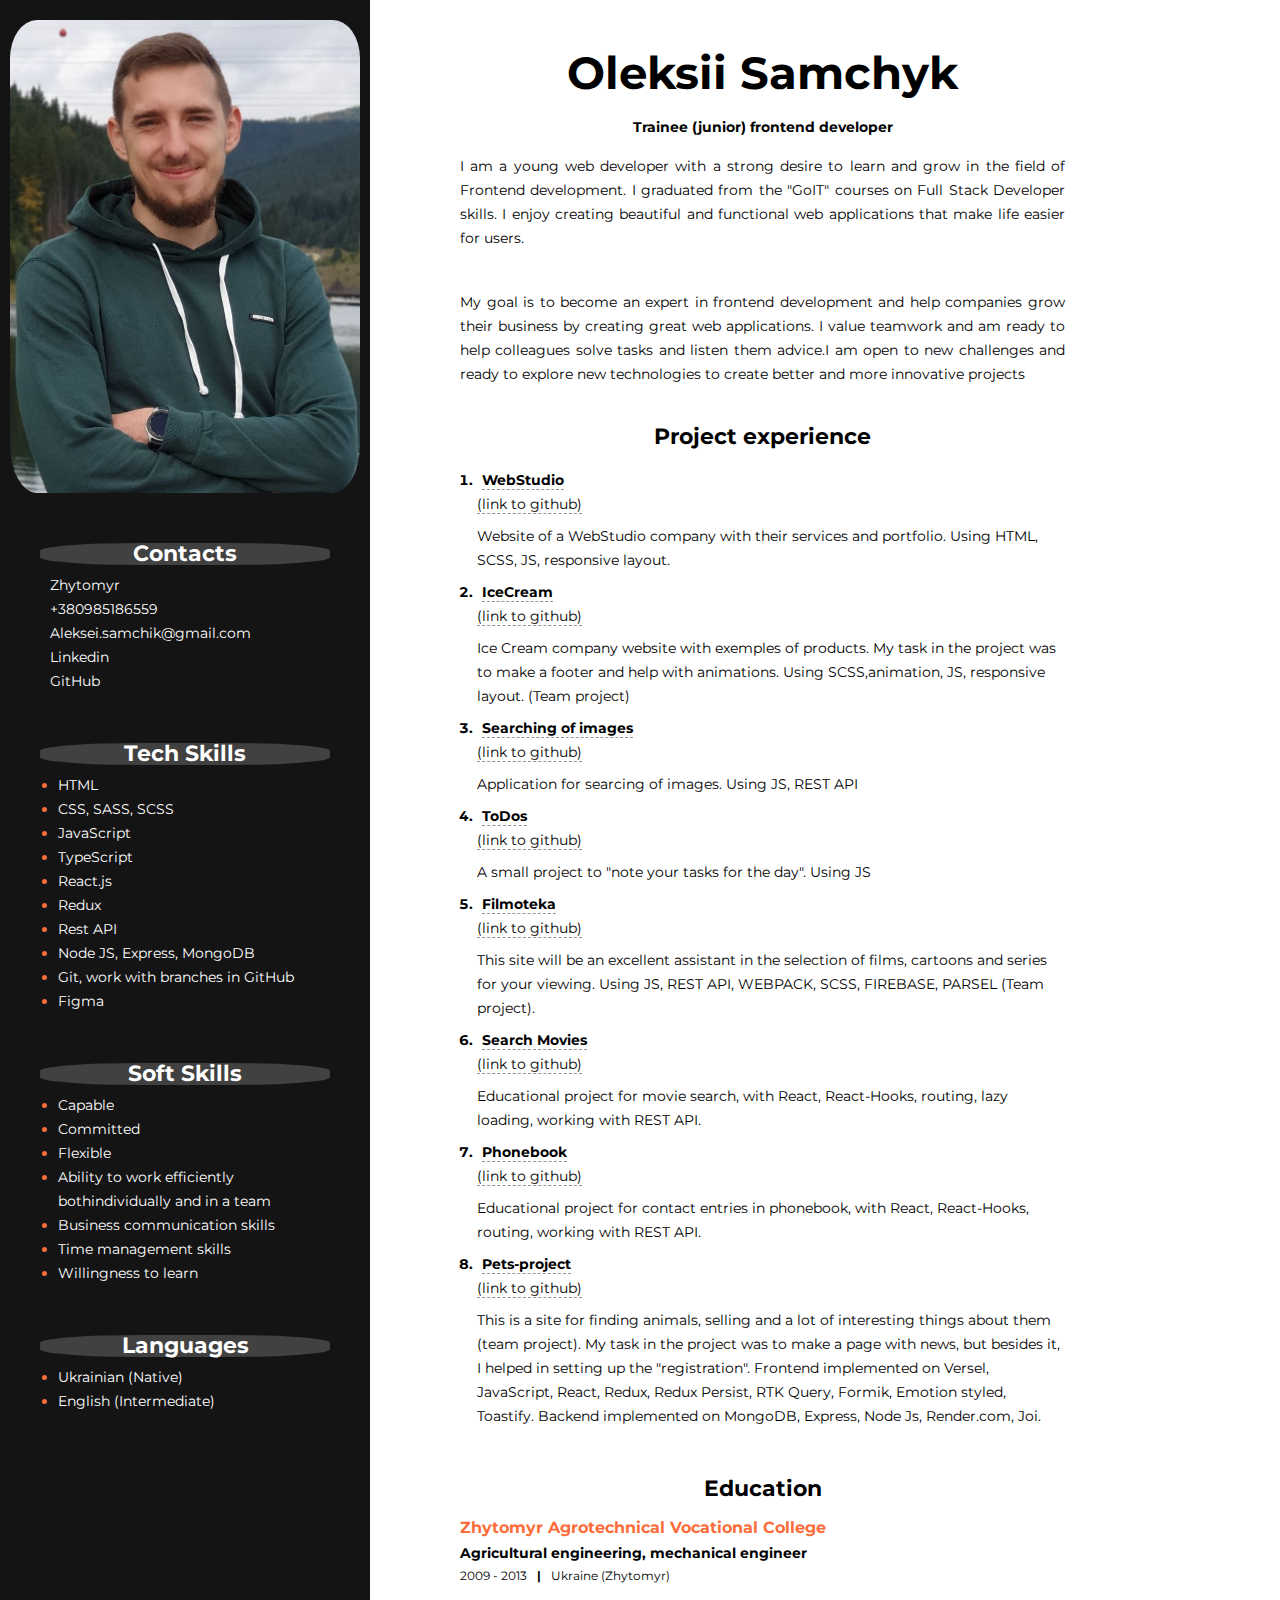
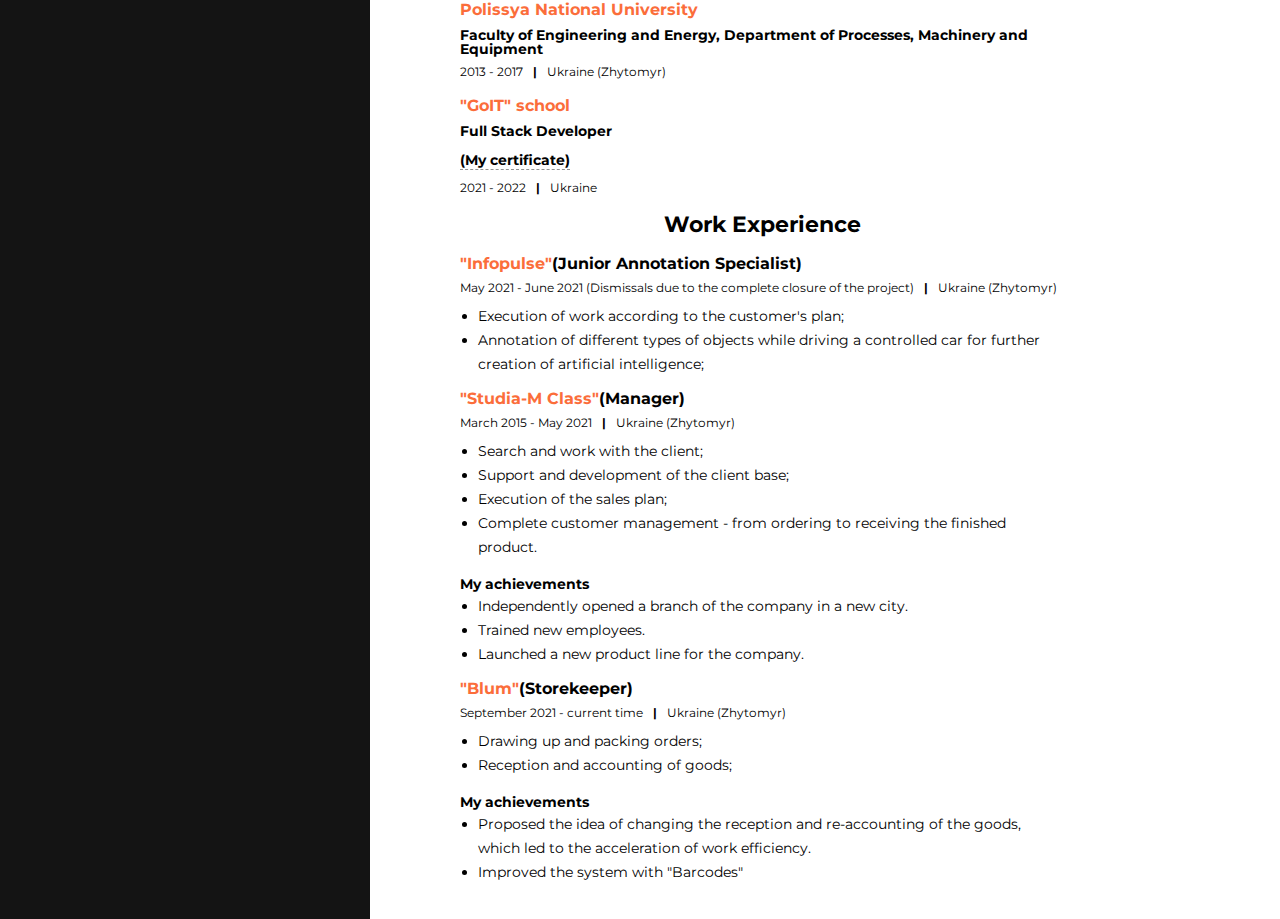
<file: index.html>
<!DOCTYPE html>
<html lang="en">

<head>
	<meta charset="UTF-8">
	<meta http-equiv="X-UA-Compatible" content="IE=edge">
	<meta name="viewport" content="width=device-width, initial-scale=1.0">
	<link rel="stylesheet" href="css/style.css">
	<link rel="preconnect" href="https://fonts.googleapis.com">
	<link rel="preconnect" href="https://fonts.gstatic.com" crossorigin>
	<link href="https://fonts.googleapis.com/css2?family=Montserrat:ital,wght@0,400;1,700&display=swap"
		rel="stylesheet">
	<title>My resume</title>
</head>

<body>
	<div class="main-container">

		<!------------- aside bar -------------------->

		<aside class="sidebar-section">
			<div class="sidebar-section-photo">
				<img src="img/resume.png" alt="my photo">
			</div>

			<!-- Contacts -->
			<div class="indent">
				<h3 class="sidebar-title">Contacts</h3>
				<p><span class="contacts-type"></span>Zhytomyr</p>
				<p><span class="contacts-type"></span><a class="contacts-link" href="tel:+380985186559">+380985186559
					</a></p>
				<p><span class="contacts-type"></span><a class="contacts-link"
						href="Aleksei.samchik@gmail.com">Aleksei.samchik@gmail.com</a></p>
				<p><span class="contacts-type"></span><a class="contacts-link"
						href="https://www.linkedin.com/in/oleksii-samchyk-0481b5216" target="_blank">Linkedin</a>
				</p>
				<p><span class="contacts-type"></span><a class="contacts-link" href="https://github.com/Samchyk"
						target="_blank">GitHub</a>
				</p>
			</div>
			<!-- Tech Skills -->
			<div class="indent">

				<h3 class="sidebar-title">Tech Skills</h3>
				<ul>
					<li><span>HTML</span></li>
					<li><span>CSS, SASS, SCSS</span></li>
					<li><span>JavaScript</span></li>
					<li><span>TypeScript</span></li>
					<li><span>React.js </span></li>
					<li><span>Redux</span></li>
					<li><span>Rest API</span></li>
					<li><span>Node JS, Express, MongoDB</span></li>
					<li><span>Git, work with branches in GitHub </span></li>
					<li><span>Figma</span></li>

				</ul>

			</div>

			<!-- Soft Skills -->
			<div class="indent">
				
				<h3 class="sidebar-title">Soft Skills</h3>
				
				<ul>
					<li><span>Capable</span></li>
					<li><span>Committed</span></li>
					<li><span>Flexible</span></li>
					<li><span>Ability to work efficiently bothindividually and in a team</span></li>
					<li><span>Business communication skills</span></li>
					<li><span>Time management skills</span></li>
					<li><span>Willingness to learn</span></li>
				</ul>
			</div>

			<!--Language-->

			<div class="indent">
				<h3 class="sidebar-title">Languages</h3>
				<ul>
					<li> <span> Ukrainian (Native) </span> </li>

					<li><span> English (Intermediate) </span></use>

						</svg> </li>
				</ul>
			</div>
		</aside>




		<!-- my info -->

		<div class="info-section">


			<!-- about my -->
			<div >
				
				<h1 class="my-name">Oleksii Samchyk</h1>
				<h3 class="my-job">Trainee (junior) frontend developer</h3>

				<p class="my-info">I am a young web developer with a strong desire to learn and grow in the field of Frontend development. I graduated from
				the "GoIT" courses on Full Stack Developer skills. I enjoy creating beautiful and functional web applications that make
				life easier for users.
				</p>
				<p class="my-info">My goal is to become an expert in frontend development and help companies grow their business by creating great web
				applications. I value teamwork and am ready to help colleagues solve tasks and listen them advice.I am open to new challenges and ready to explore new technologies to create better and more innovative projects</p>
			</div>

			<!--Certificate-->

			<!-- <div class="project-secion">
			
				<h3 class="experience-titel">My certificates</h3>
				<ol class="projects-list">
					<li class="my-certificate-item">
						<span class="my-certificate-text">
							<a href="https://drive.google.com/file/d/1wACAu2_9ZIv9G70e0vhw3N3EXu8pFkg1/view?usp=sharing" class="my-certificate-link"
								target="blank">Certificate GoIT "Full Stack Developer"</a>
						</span>
					</li>
						</div> -->


			<!-- Projects -->
			<div class="project-secion">

				<h3 class="experience-titel">Project experience</h3>
				<ol class="projects-list">
					<li class="my-project-item">
						<span class="my-project-text">
							<a href="https://samchyk.github.io/goit-markup-hw-08/" class="my-project-link"
								target="blank">WebStudio</a>
							<p><a href="https://github.com/Samchyk/goit-markup-hw-08" target="blank">(link to
									github)</a></p>
							<p class="my-project-description">Website of a WebStudio company with their services and
								portfolio.
								Using HTML, SCSS, JS, responsive layout. </p>
					</li>
					<li class="my-project-item">
						<span class="my-project-text">
							<a href="https://serhiionyshchenko.github.io/team-project/" class="my-project-link"
								target="blank">IceCream</a>
							<p><a href="https://github.com/SerhiiOnyshchenko/team-project.git" target="blank">(link to
									github)</a></p>
							<p class="my-project-description">Ice Cream company website with exemples of products. My task in the project was to make a footer and help with animations. Using
								SCSS,animation, JS, responsive layout.  (Team project)</p>
						</span>
					</li>
					<li class="my-project-item">
						<span class="my-project-text">
							<a href="https://samchyk.github.io/goit-js-hw-11/" class="my-project-link"
								target="blank">Searching
								of images</a>
							<p><a href="https://github.com/Samchyk/goit-js-hw-11" target="blank">(link to github)</a>
							</p>
							<p class="my-project-description">Application for searcing of images. Using JS, REST API</p>
					</li>
					<li class="my-project-item">
						<span class="my-project-text">
							<a href="https://samchyk.github.io/ToDos/" class="my-project-link" target="blank">ToDos</a>
							<p><a href="https://github.com/Samchyk/ToDos" target="blank">(link to github)</a></p>
							<p class="my-project-description">A small project to "note your tasks for the day". Using JS
							</p>
						</span>
					</li>
					<li class="my-project-item">
						<span class="my-project-text">
							<a href="https://iura-radulov.github.io/teamproject-filmoteka/#en" class="my-project-link"
								target="blank">Filmoteka</a>
							<p><a href="https://github.com/Iura-Radulov/teamproject-filmoteka" target="blank">(link to
									github)</a></p>
							<p class="my-project-description">This site will be an excellent assistant in the selection
								of films, cartoons and series for your viewing. Using JS, REST API, WEBPACK, SCSS,
								FIREBASE, PARSEL (Team project).</p>
					</li>
					<li class="my-project-item">
						<span class="my-project-text">
							<a href="https://samchyk.github.io/goit-react-hw-05-movies/" class="my-project-link"
								target="blank">Search Movies</a>
							<p><a href="https://github.com/Samchyk/goit-react-hw-05-movies" target="blank">(link to
									github)</a></p>
							<p class="my-project-description">Educational project for movie search, with React,
								React-Hooks, routing, lazy loading, working with REST API.
							</p>
						</span>
					</li>
					<li class="my-project-item">
						<span class="my-project-text">
							<a href="https://samchyk.github.io/goit-react-hw-07-phonebook/" class="my-project-link"
								target="blank">Phonebook</a>
							<p><a href="https://github.com/Samchyk/goit-react-hw-07-phonebook" target="blank">(link to
									github)</a></p>
							<p class="my-project-description">Educational project for contact entries in phonebook, with
								React,
								React-Hooks, routing, working with REST API.
							</p>
						</span>
					</li>
					<li class="my-project-item">
						<span class="my-project-text">
							<a href="https://pets-project.vercel.app/" class="my-project-link"
								target="blank">Pets-project</a>
							<p><a href="https://github.com/Finkons/pets-project-front" target="blank">(link to
									github)</a></p>
							<p class="my-project-description">This is a site for finding animals, selling and a lot of
								interesting things about them (team project).
								My task in the project was to make a page with news, but besides it, I helped in setting up the "registration".
								Frontend implemented on Versel, JavaScript, React, Redux, Redux Persist, RTK Query,
								Formik, Emotion styled, Toastify.
								Backend implemented on MongoDB, Express, Node Js, Render.com, Joi.
							</p>
						</span>
					</li>
				</ol>
			</div>
			<!-- Education -->
			<div class="experience-education">
				<div class="experience-titel">Education</div>
				<div class="education">
					<div class="orange">Zhytomyr Agrotechnical Vocational College</div>
					<div class="education-job">Agricultural engineering, mechanical engineer</div>
					<div class="item-date-place">2009 - 2013<span class="bold-slesh">|</span>Ukraine (Zhytomyr)</div>
				</div>
				<div class="education">
					<div class="orange">Polissya National University </div>
					<div class="education-job">Faculty of Engineering and Energy, Department of Processes, Machinery and
						Equipment</div>
					<div class="item-date-place">2013 - 2017<span class="bold-slesh">|</span>Ukraine (Zhytomyr)</div>
				</div>
				<div class="education">
					<div class="orange">"GoIT" school </div>
					<div class="education-job">Full Stack Developer</div>
					<div class="education-link">
						<p class="my-project-item"> <a
								href="https://drive.google.com/file/d/1wACAu2_9ZIv9G70e0vhw3N3EXu8pFkg1/view?usp=sharing"
								target="_blank">(My certificate) </a> </p>
					</div>
					<div class="item-date-place">2021 - 2022<span class="bold-slesh">|</span>Ukraine</div>
				</div>
			<!-- Work Experience -->
			<div>
				<h3 class="experience-titel">Work Experience</h3>
				<!-- Company 1 -->
				<div>
					<h4 class="name-work"><span class="orange">"Infopulse"</span>(Junior Annotation Specialist)</h4>
					<p class="item-date-place">May 2021 - June 2021 (Dismissals due to the complete closure of the
						project)<span class="bold-slesh">|</span>Ukraine (Zhytomyr)</p>
					<ul class="work-items">
						<li>Execution of work according to the customer's plan;</li>
						<li>Annotation of different types of objects while driving a controlled car for
							further creation of artificial intelligence;</li>
					</ul>
				</div>
				<!-- Company 2 -->
				<div>
					<h4 class="name-work"><span class="orange">"Studia-M Class"</span>(Manager) </h4>
					<p class="item-date-place">March 2015 - May 2021<span class="bold-slesh">|</span>Ukraine (Zhytomyr)
					</p>
					<ul class="work-items">
						<li>Search and work with the client;</li>
						<li>Support and development of the client base;</li>
						<li>Execution of the sales plan;</li>
						<li>Complete customer management - from ordering to receiving the finished product.</li>
					</ul>
					<div>
						<h2 class="work-title">My achievements</h2>
						<ul class="work-items" >
							<li>Independently opened a branch of the company in a new city.</li>
							<li>Trained new employees.</li>
							<li>Launched a new product line for the company.</li>
						</ul>
					</div>
				</div>

				<!-- Company 3 -->
				<div>
					<h4 class="name-work"> <span class="orange">"Blum"</span>(Storekeeper)</h4>
					<p class="item-date-place">September 2021 - current time<span class="bold-slesh">|</span>Ukraine
						(Zhytomyr)</p>
					<ul class="work-items">
						<li>Drawing up and packing orders;</li>
						<li>Reception and accounting of goods;</li>
					</ul>
					<div>
						<h2 class="work-title">My achievements</h2>
						<ul class="work-items">
							<li>Proposed the idea of ​​changing the reception and re-accounting of the goods, which led to the acceleration of work
							efficiency.</li>
							<li>Improved the system with "Barcodes"</li>
							
						</ul>
					</div>
				</div>
			</div>

			
			</div>

		</div>
	</div>
</body>

</html>
</file>
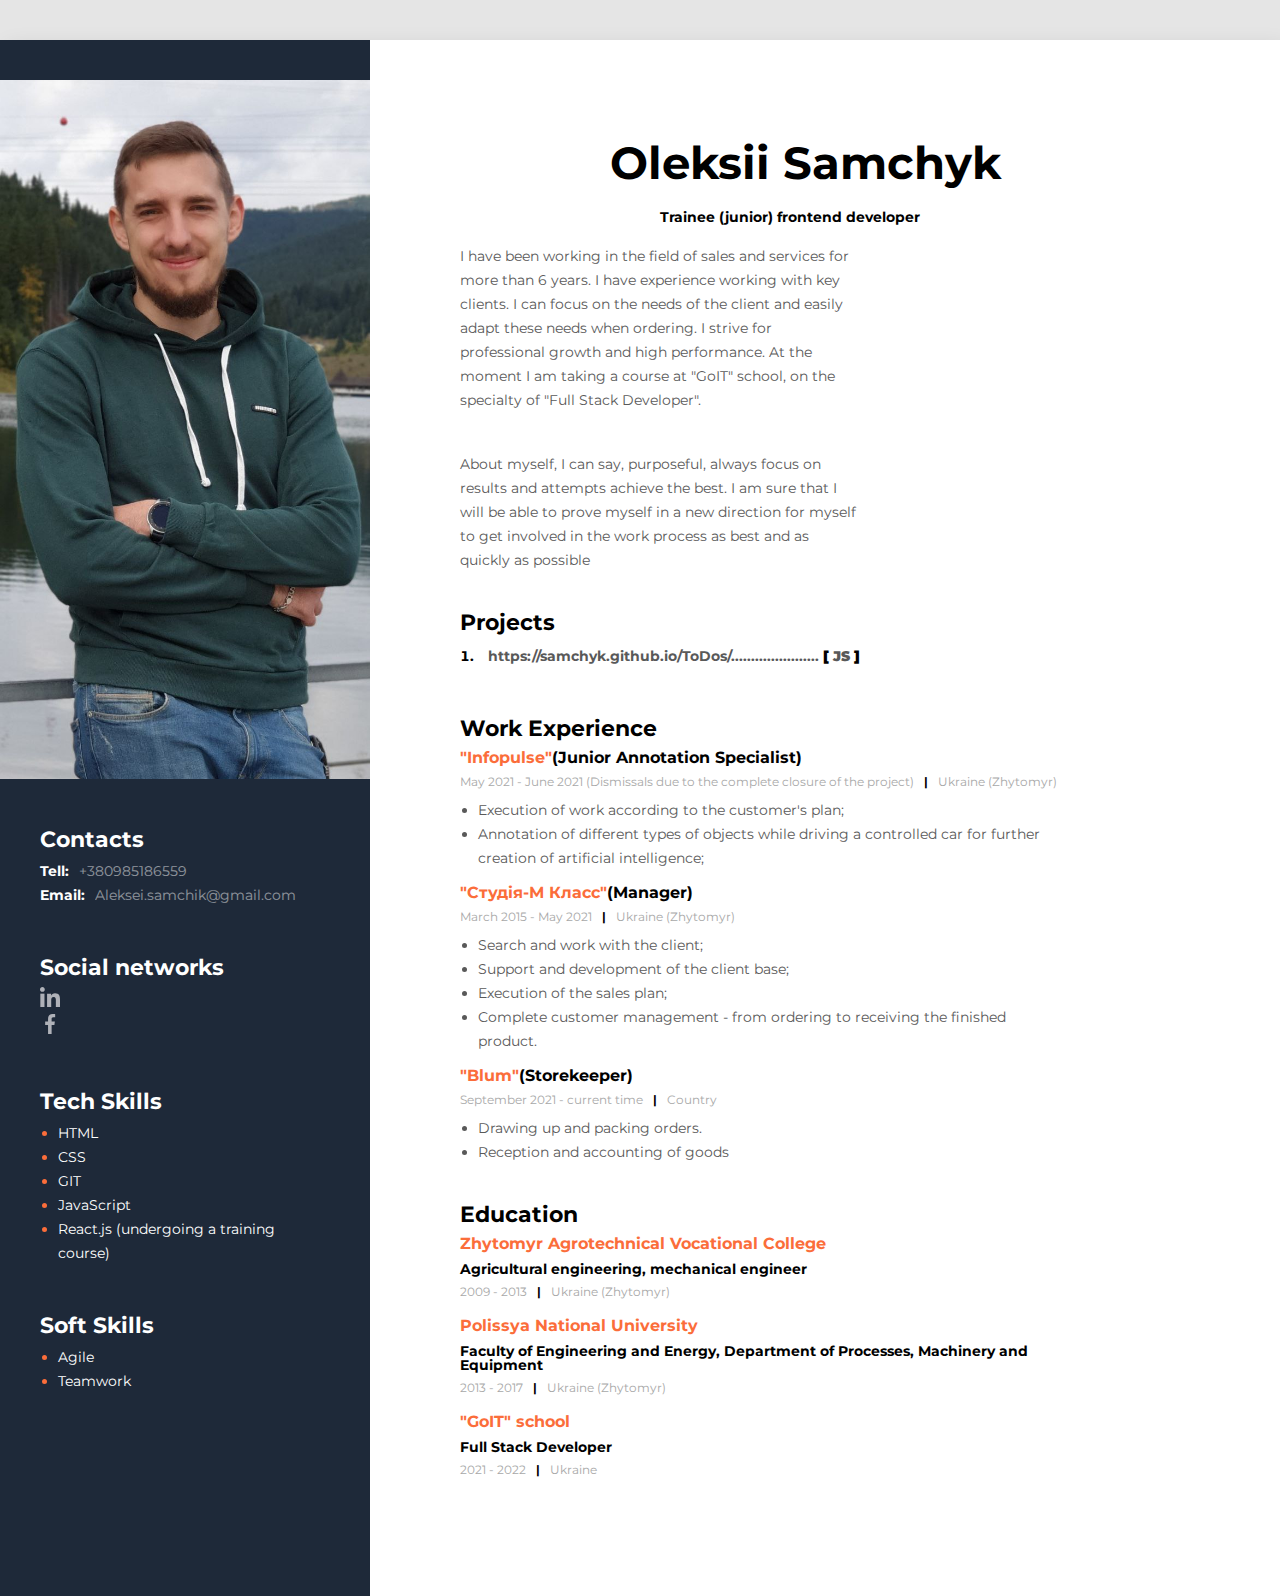
<file: goit-resume-main/index.html>
<!DOCTYPE html>
<html lang="en">

<head>
	<meta charset="UTF-8">
	<meta http-equiv="X-UA-Compatible" content="IE=edge">
	<meta name="viewport" content="width=device-width, initial-scale=1.0">
	<link rel="stylesheet" href="css/style.css">
	<link rel="preconnect" href="https://fonts.googleapis.com">
	<link rel="preconnect" href="https://fonts.gstatic.com" crossorigin>
	<link href="https://fonts.googleapis.com/css2?family=Montserrat:ital,wght@0,400;1,700&display=swap"
		rel="stylesheet">
	<title>My resume</title>
</head>

<body>
	<div class="main-container">
		<!-- aside bar -->
		<aside class="sidebar-section">
			<div class="sidebar-section-photo">
				<img src="img/resume.png" alt="my photo">
			</div>

			<!-- Contacts -->
			<div class="indent">
				<h3 class="sidebar-title">Contacts</h3>
				<p><span class="contacts-type">Tell:</span><a class="contacts-link"
						href="tel:+380985186559">+380985186559
					</a></p>
				<p><span class="contacts-type">Email:</span><a class="contacts-link"
						href="Aleksei.samchik@gmail.com">Aleksei.samchik@gmail.com</a></p>
			</div>

			<!--Social networks-->
			<div class="indent">
				<h3 class="sidebar-title">Social networks</h3>
				<p class="Social"><a
						href="https://www.linkedin.com/in/%D0%B0%D0%BB%D0%B5%D0%BA%D1%81%D0%B5%D0%B9-%D1%81%D0%B0%D0%BC%D1%87%D0%B8%D0%BA-0481b5216/"><svg
							class="comand-social-icon" width="20" height="20">
							<use href="./img/icons.svg#icon-linkedin"></use>
						</svg></a> </p>
				<p class="Social"><a href="https://www.facebook.com/profile.php?id=100010005405927"><svg
							class="comand-social-icon" width="20" height="20">
							<use href="./img/icons.svg#icon-facebook"></use>
						</svg></a></p>
			</div>

			<!-- Tech Skills -->
			<div class="indent">
				<h3 class="sidebar-title">Tech Skills</h3>
				<ul>
					<li><span>HTML</span></li>
					<li><span>CSS</span></li>
					<li><span>GIT</span></li>
					<li><span>JavaScript</span></li>
					<li><span>React.js (undergoing a training course)</span></li>
				</ul>
			</div>

			<!-- Soft Skills -->
			<div class="indent">
				<h3 class="sidebar-title">Soft Skills</h3>
				<ul>
					<li><span>Agile</span></li>
					<li><span>Teamwork</span></li>
				</ul>
			</div>
		</aside>

		<!-- my info -->
		<div class="info-section">
			<!-- about my -->
			<div>
				<h1 class="my-name">Oleksii Samchyk</h1>
				<h3 class="my-job">Trainee (junior) frontend developer</h3>

				<p class="my-info">I have been working in the field of sales and services for more than 6 years. I have
					experience working with key
					clients.
					I can focus on the needs of the client and easily adapt these needs when ordering.
					I strive for professional growth and high performance.
					At the moment I am taking a course at "GoIT" school, on the specialty of "Full Stack Developer".
				</p>
				<p class="my-info">About myself, I can
					say, purposeful, always focus on results and attempts
					achieve the best. I am sure that I will be able to prove myself in a new direction for myself
					to get involved in the work process as best and as quickly as possible</p>
			</div>
			<!-- Projects -->
			<div class="experience-project">
				<div class="experience-titel">Projects</div>
				<ol class="project-list">
					<li>
						<a
							href=" https://samchyk.github.io/ToDos/">https://samchyk.github.io/ToDos/......................</a>
						<b>[ <span> JS</span> ]</b>

				</ol>
			</div>
			<!-- Work Experience -->
			<div>
				<h3 class="experience-titel">Work Experience</h3>
				<!-- Company 1 -->
				<div>
					<h4 class="name-work"><span class="orange">"Infopulse"</span>(Junior Annotation Specialist)</h4>
					<p class="item-date-place">May 2021 - June 2021 (Dismissals due to the complete closure of the
						project)<span class="bold-slesh">|</span>Ukraine (Zhytomyr)</p>
					<ul class="work-items">
						<li>Execution of work according to the customer's plan;</li>
						<li>Annotation of different types of objects while driving a controlled car for
							further creation of artificial intelligence;</li>
					</ul>
				</div>
				<!-- Company 2 -->
				<div>
					<h4 class="name-work"><span class="orange">"Студія-М Класс"</span>(Manager) </h4>
					<p class="item-date-place">March 2015 - May 2021<span class="bold-slesh">|</span>Ukraine (Zhytomyr)
					</p>
					<ul class="work-items">
						<li>Search and work with the client;</li>
						<li>Support and development of the client base;</li>
						<li>Execution of the sales plan;</li>
						<li>Complete customer management - from ordering to receiving the finished product.</li>
					</ul>
				</div>

				<!-- Company 3 -->
				<div>
					<h4 class="name-work"> <span class="orange">"Blum"</span>(Storekeeper)</h4>
					<p class="item-date-place">September 2021 - current time<span class="bold-slesh">|</span>Country</p>
					<ul class="work-items">
						<li>Drawing up and packing orders.</li>
						<li>Reception and accounting of goods</li>
					</ul>
				</div>
			</div>

			<!-- Education -->
			<div class="experience-education">
				<div class="experience-titel">Education</div>
				<div class="education">
					<div class="orange">Zhytomyr Agrotechnical Vocational College</div>
					<div class="education-job">Agricultural engineering, mechanical engineer</div>
					<div class="item-date-place">2009 - 2013<span class="bold-slesh">|</span>Ukraine (Zhytomyr)</div>
				</div>
				<div class="education">
					<div class="orange">Polissya National University </div>
					<div class="education-job">Faculty of Engineering and Energy, Department of Processes, Machinery and
						Equipment</div>
					<div class="item-date-place">2013 - 2017<span class="bold-slesh">|</span>Ukraine (Zhytomyr)</div>
				</div>
				<div class="education">
					<div class="orange">"GoIT" school </div>
					<div class="education-job">Full Stack Developer</div>
					<div class="item-date-place">2021 - 2022<span class="bold-slesh">|</span>Ukraine</div>
				</div>
			</div>

		</div>
	</div>
</body>

</html>
</file>
<file: css/style.css>
* {
  padding: 0;
  margin: 0;
  border: 0;
}

*,
*:before,
*:after {
  box-sizing: border-box;
}

:focus,
:active {
  outline: none;
}

a:focus,
a:active {
  outline: none;
}

nav,
footer,
header,
aside {
  display: block;
}

html,
body {
  height: 100%;
  width: 100%;
  font-size: 100%;
  line-height: 1;
  font-size: 14px;

  -ms-text-size-adjust: 100%;
  -moz-text-size-adjust: 100%;
  -webkit-text-size-adjust: 100%;
}

input,
button,
textarea {
  font-family: inherit;
}

input::-ms-clear {
  display: none;
}

button {
  cursor: pointer;
}

button::-moz-focus-inner {
  padding: 0;
  border: 0;
}

a,
a:visited {
  text-decoration: none;
}

a:hover {
  text-decoration: none;
}

img {
  vertical-align: top;
}

h1,
h2,
h3,
h4,
h5,
h6 {
  font-size: inherit;
  font-weight: inherit;
}
body {
  font-family: "Montserrat", sans-serif;
  background: #e5e5e5;
  font-size: 14px;
  color: #000000;
}

.main-container {
  display: flex;
  font-display: row;
  width:100%;
  height: auto;
  background: #fff;
  /* margin: 10px 10px; */
  box-shadow: 6px 6px 20px rgba(0, 0, 0, 0.1);
  justify-content: center;
  
}
.sidebar-section {
  background: #141414;
  color: #fff;
  padding: 10px 0 0 0 ;
  width: 370px;
  height: auto;
}
.sidebar-section-photo img {
  width: 370px;
  height: auto;
  border-radius: 10%;
  padding:10px 10px 0;
  z-index: 2;

}
.indent {
  margin: 50px 40px;
}



.sidebar-title {
  text-align: center;
  font-weight: bold;
  font-size: 22px;
  margin: 0 0 8px 0;
  background: rgba(110, 110, 109, 0.5);
  box-shadow: rgba(99, 100, 95, 0.5);
  border-radius: 35%;
}



.sidebar-title-pre {
  font-weight: bold;
  font-size: 15px;
  margin: 10px 0 8px 0;
}
.contacts-type {
  font-weight: bold;
  margin-right: 10px;
}

.contacts-link {
  color: #ffffff;
}
.indent > p {
  font-size: 14px;
  line-height: 24px;
}
.indent > ul {
  font-size: 14px;
  line-height: 24px;
  color: #fb6d3a;
  margin-left: 18px;
}
.indent > ul > li > span {
  color: #fff;
}

.info-section {
  margin: 50px 215px 20px 90px;
}

.my-job {
  font-weight: bold;
  padding-bottom: 20px;
  text-align: center;
 
}
.my-name {
  font-weight: bold;
  font-size: 45px;
  padding-bottom: 25px;
  /* padding-left: 150px; */
  text-align: center;
}
.my-info {
  line-height: 24px;
  color: #000000;
  padding-bottom: 40px;
  width: 400px;
  width: 100%;
  text-align: justify;
}

.experience-titel {
  font-size: 22px;
  font-weight: bold;
  padding-bottom: 20px;
  text-align: center;
}
.name-work {
  font-weight: bold;
  font-size: 16px;
  padding-bottom: 10px;
}
.work-items {
  line-height: 24px;
  color: black;
  padding-bottom: 15px;
  padding-left: 18px;
}

.item-date-place {
  font-size: 12px;
  color: #000000;
  padding-bottom: 10px;
}
.experience-education {
  padding-top: 25px;
}
.orange {
  font-weight: bold;
  font-size: 16px;
  color: #fb6d3a;
  padding-bottom: 10px;
}
.education {
  padding-bottom: 10px;
}
.education-job {
  font-weight: bold;
  padding-bottom: 10px;
}

.education-link {
  font-weight: bold;
  padding-bottom: 10px;
}

.bold-slesh {
  font-weight: bold;
  color: #000000;
  padding: 0 10px;
}

.project-secion {
  margin-bottom: 25px;
}

.projects-list {
  padding-left: 17px;
  color: black;
}

.my-project-item {
  font-style: normal;
  font-weight: bold;
  font-size: 14px;
  line-height: 24px;
  color: black;
}

.my-project-item a:link {
  border-bottom: 1px dashed rgb(146, 148, 147) ; 
  color: black;
}

.my-project-item a:visited {
  color: black;
}

.my-project-item a:focus {
  border-bottom: 1px solid;
  background: #fb6d3a;
}

.my-project-item a:hover {
  border-bottom: 1px solid;
  background: #fb6d3a;
}

.my-project-item a:active {
  background: #ee4304;
  color: #fb6d3a;
}

.my-project-text {
  font-style: normal;
  font-weight: normal;
  font-size: 14px;
  line-height: 24px;
  color: black;
  margin-left: 5px;
}

.my-project-link {
	 font-weight: bold;
	  color: #fb6d3a;
	 
}

.contacts-link:hover {
  color: #fb6d3a;
}

/* .my-certificate-item {
	font-style: normal;
	font-weight: bold;
	font-size: 20px;
	line-height: 24px;
	color: black;
}

.my-certificate-item a {
	color: fb6d3a;
}

.my-certificate-item a:hover {
	color: #fb6d3a;
}

.my-certificate-text {
	font-style: normal;
	font-weight: normal;
	font-size: 14px;
	line-height: 24px;
	color: black;
	margin-left: 5px;
} */
/* .my-certificate-link {
	font-weight: bold;
	font-size: 16px;
	color: #fb6d3a;
	padding-bottom: 10px;
}

.my-project-link {
	font-style: normal;
	font-weight: normal;
	font-size: 14px;
	line-height: 24px;
} */

.my-project-description {
  margin: 8px 0;
}

.work-title {
	 font-style: normal;
  font-weight: bold;
  font-size: 14px;
  line-height: 20px;
  color: black;
}
</file>
<file: goit-resume-main/css/style.css>
* {
	padding: 0;
	margin: 0;
	border: 0;
}

*,
*:before,
*:after {
	box-sizing: border-box;
}

:focus,
:active {
	outline: none;
}

a:focus,
a:active {
	outline: none;
}

nav,
footer,
header,
aside {
	display: block;
}

html,
body {
	height: 100%;
	width: 100%;
	font-size: 100%;
	line-height: 1;
	font-size: 14px;
	-ms-text-size-adjust: 100%;
	-moz-text-size-adjust: 100%;
	-webkit-text-size-adjust: 100%;
}

input,
button,
textarea {
	font-family: inherit;
}

input::-ms-clear {
	display: none;
}

button {
	cursor: pointer;
}

button::-moz-focus-inner {
	padding: 0;
	border: 0;
}

a,
a:visited {
	text-decoration: none;
}

a:hover {
	text-decoration: none;
}

img {
	vertical-align: top;
}

h1,
h2,
h3,
h4,
h5,
h6 {
	font-size: inherit;
	font-weight: inherit;
}

body {
	font-family: "Montserrat", sans-serif;
	background: #e5e5e5;
	font-size: 14px;
	color: #000000;
}

.main-container {
	display: flex;
	font-display: row;
	width: 1280px;
	height: auto;
	background: #fff;
	margin: 40px auto;
	box-shadow: 6px 6px 20px rgba(0, 0, 0, 0.1);
}
.sidebar-section {
	background: #1e2939;
	color: #fff;
	padding: 40px 0;
	width: 370px;
	height: auto;
}
.sidebar-section-photo img {
	width: 370px;
	height: auto;
}
.indent {
	margin: 50px 40px;
}
.sidebar-title {
	font-weight: bold;
	font-size: 22px;
	margin: 0 0 8px 0;
}
.contacts-type {
	font-weight: bold;
	margin-right: 10px;
}
.contacts-link {
	color: #ffffff;
	opacity: 0.5;
}
.indent > p {
	font-size: 14px;
	line-height: 24px;
}
.indent > ul {
	font-size: 14px;
	line-height: 24px;
	color: #fb6d3a;
	margin-left: 18px;
}
.indent > ul > li > span {
	color: #fff;
}

.info-section {
	margin: 100px 215px 100px 90px;
}

.my-job {
	font-weight: bold;
	padding-bottom: 20px;
	display: flex;
	padding-left: 200px;
	
}
.my-name {
	font-weight: bold;
	font-size: 45px;
	padding-bottom: 25px;
	padding-left: 150px;
}
.my-info {
	line-height: 24px;
	color: #595959;
	padding-bottom: 40px;
	width: 400px;
}
.experience-titel {
	font-size: 22px;
	font-weight: bold;
	padding-bottom: 10px;
}
.name-work {
	font-weight: bold;
	font-size: 16px;
	padding-bottom: 10px;
}
.work-items {
	line-height: 24px;
	color: #595959;
	padding-bottom: 15px;
	padding-left: 18px;
}
.project-list {
	font-weight: bold;
	line-height: 24px;
	padding-left: 18px;
	padding-bottom: 50px;
}

.project-list > li > a {
	padding-left: 10px;
	color: #595959;
}
.project-list > li > b > span {
	color: #595959;
}
.item-date-place {
	font-size: 12px;
	color: #a8a8a8;
	padding-bottom: 10px;
}
.experience-education {
	padding-top: 25px;
	
	
}
.orange {
	font-weight: bold;
	font-size: 16px;
	color: #fb6d3a;
	padding-bottom: 10px;
}
.education {
	padding-bottom: 10px;
}
.education-job {
	font-weight: bold;
	padding-bottom: 10px;
}
.bold-slesh {
	font-weight: bold;
	color: #000000;
	padding: 0 10px;
}


.comand-social-icon
{fill: #afb1b8;}
</file>
